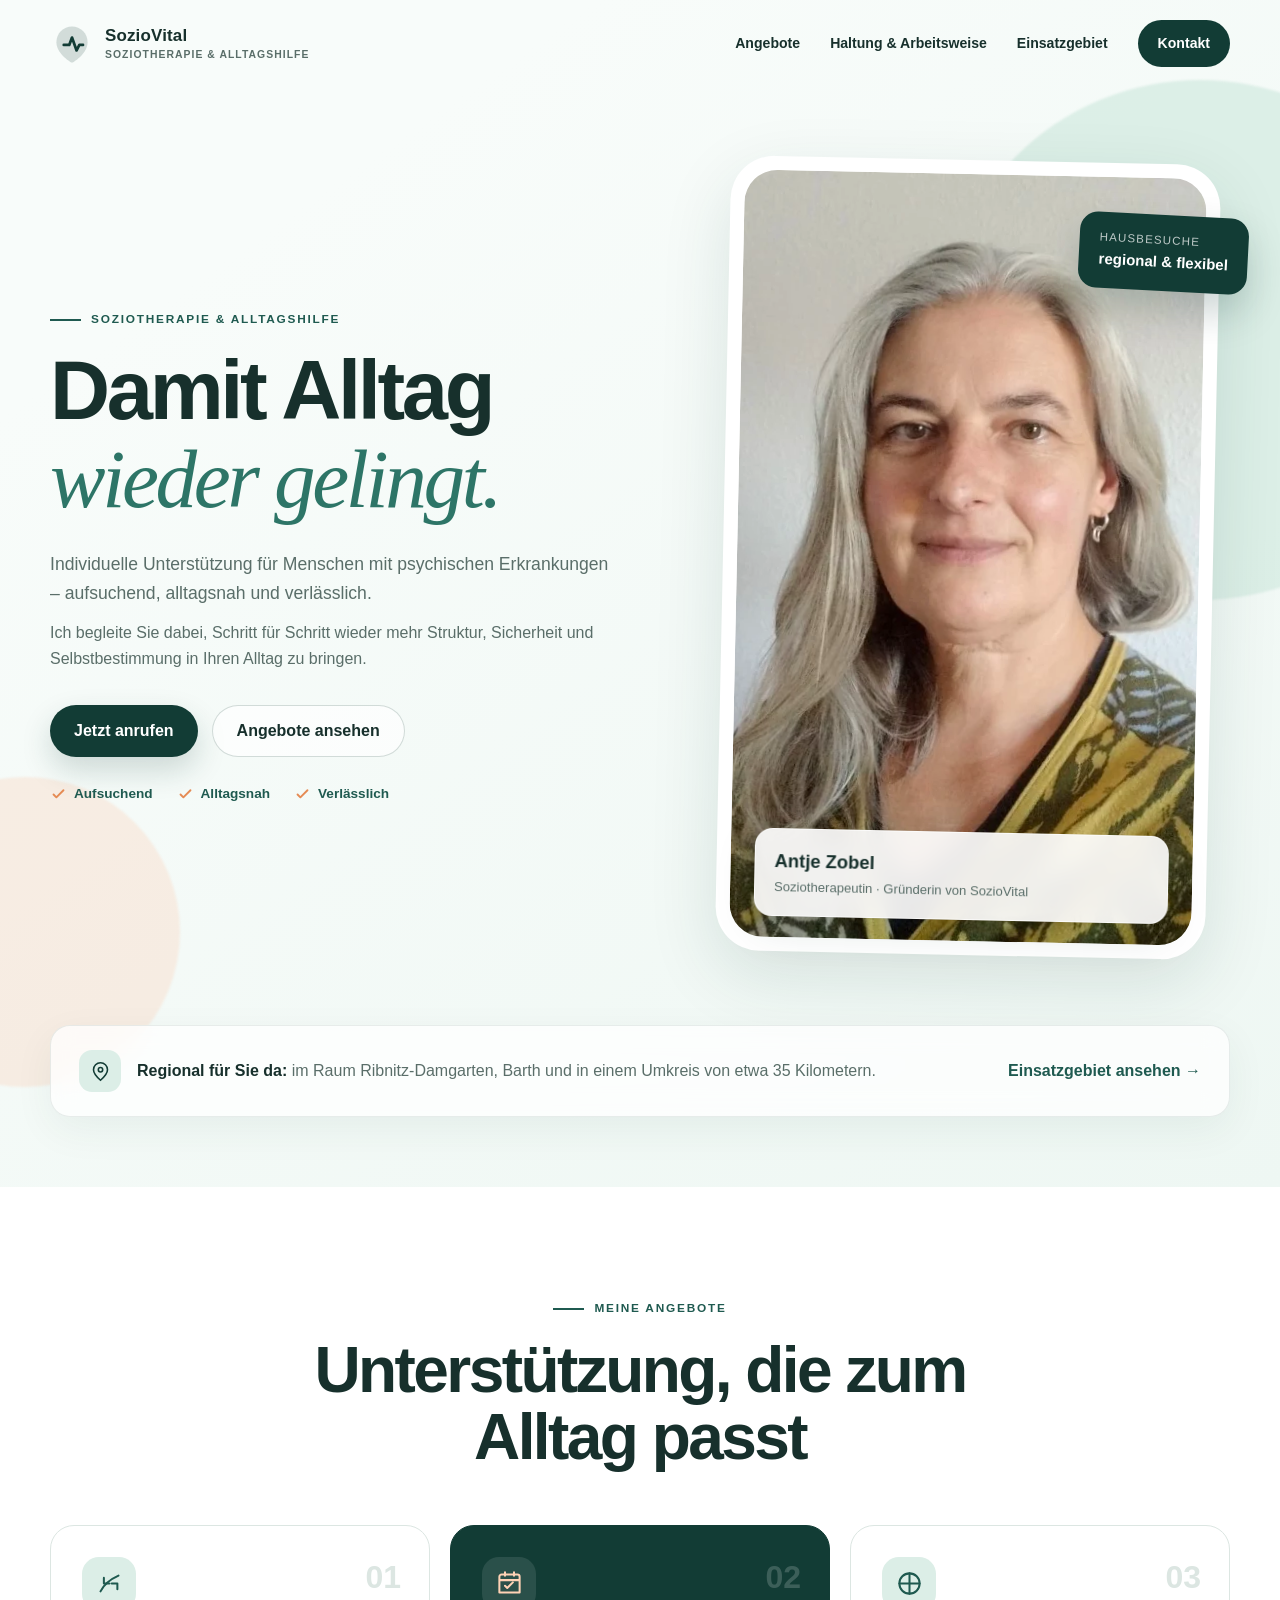
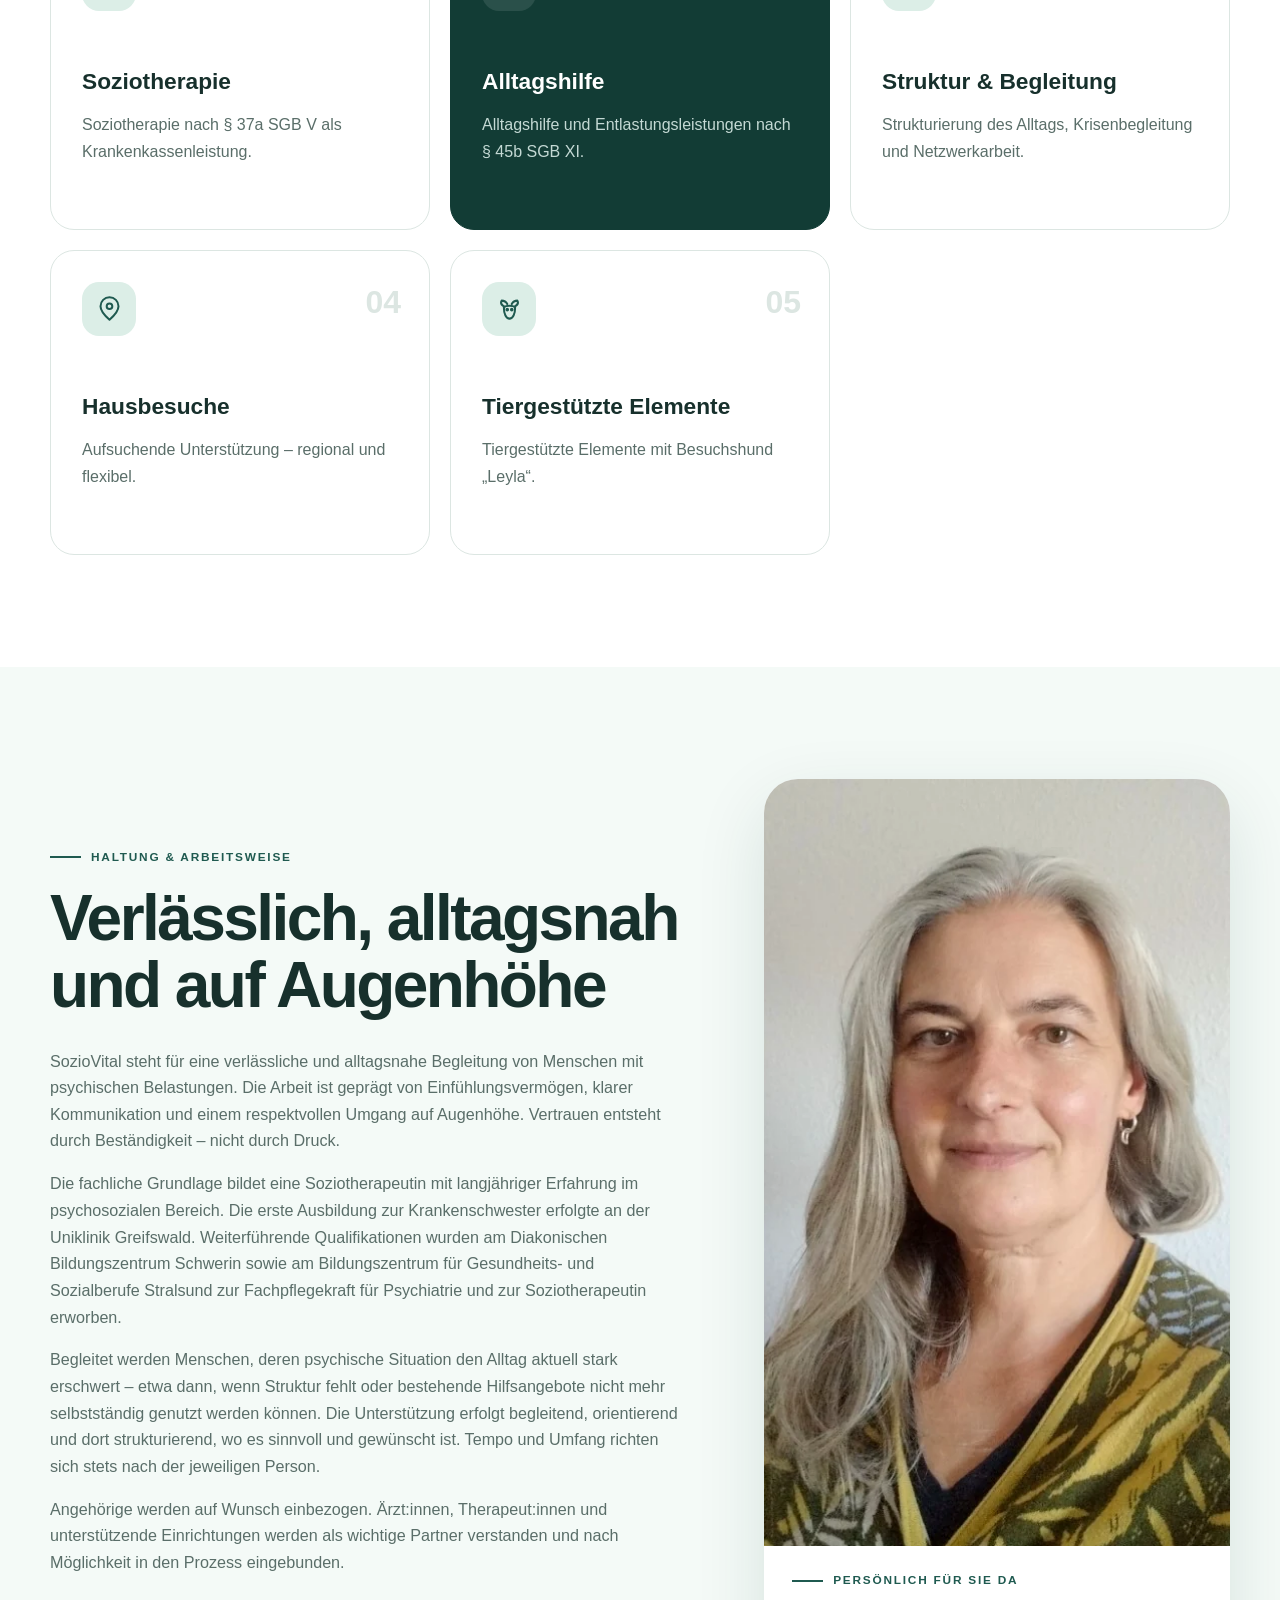
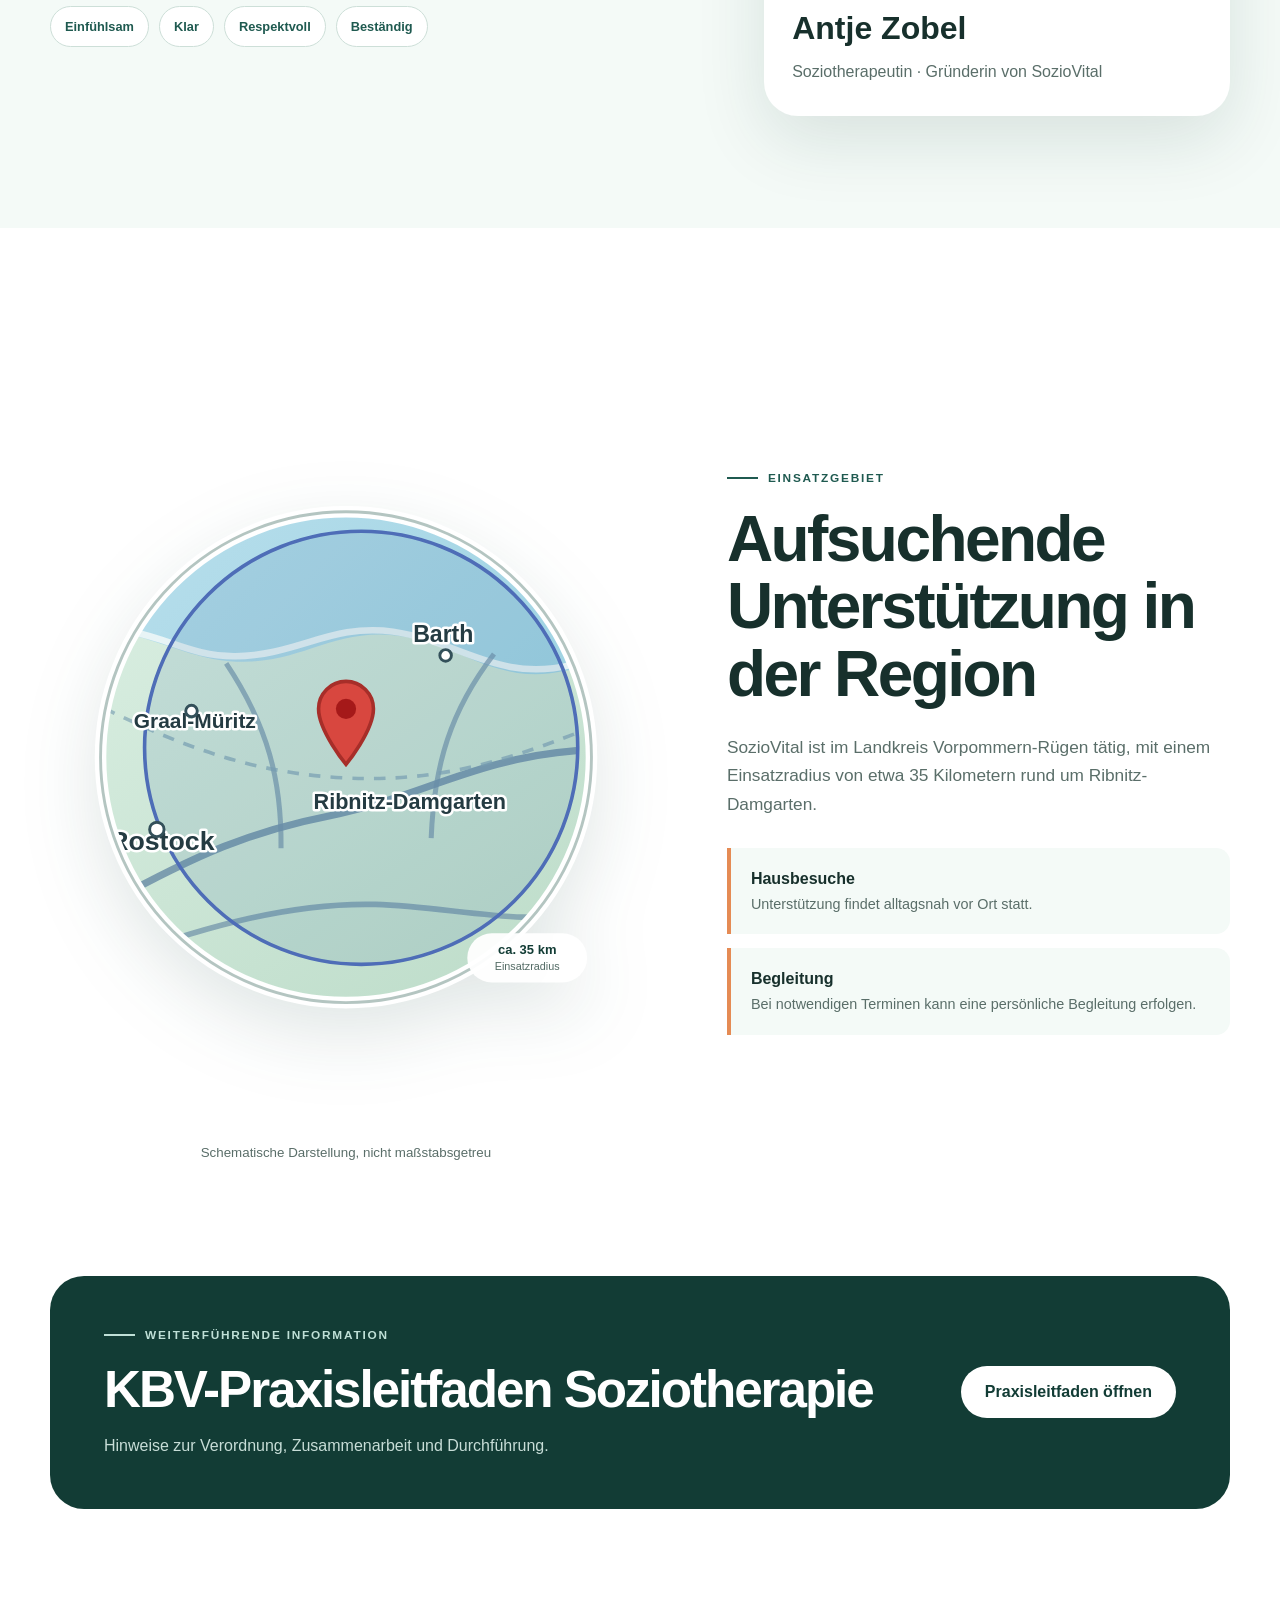
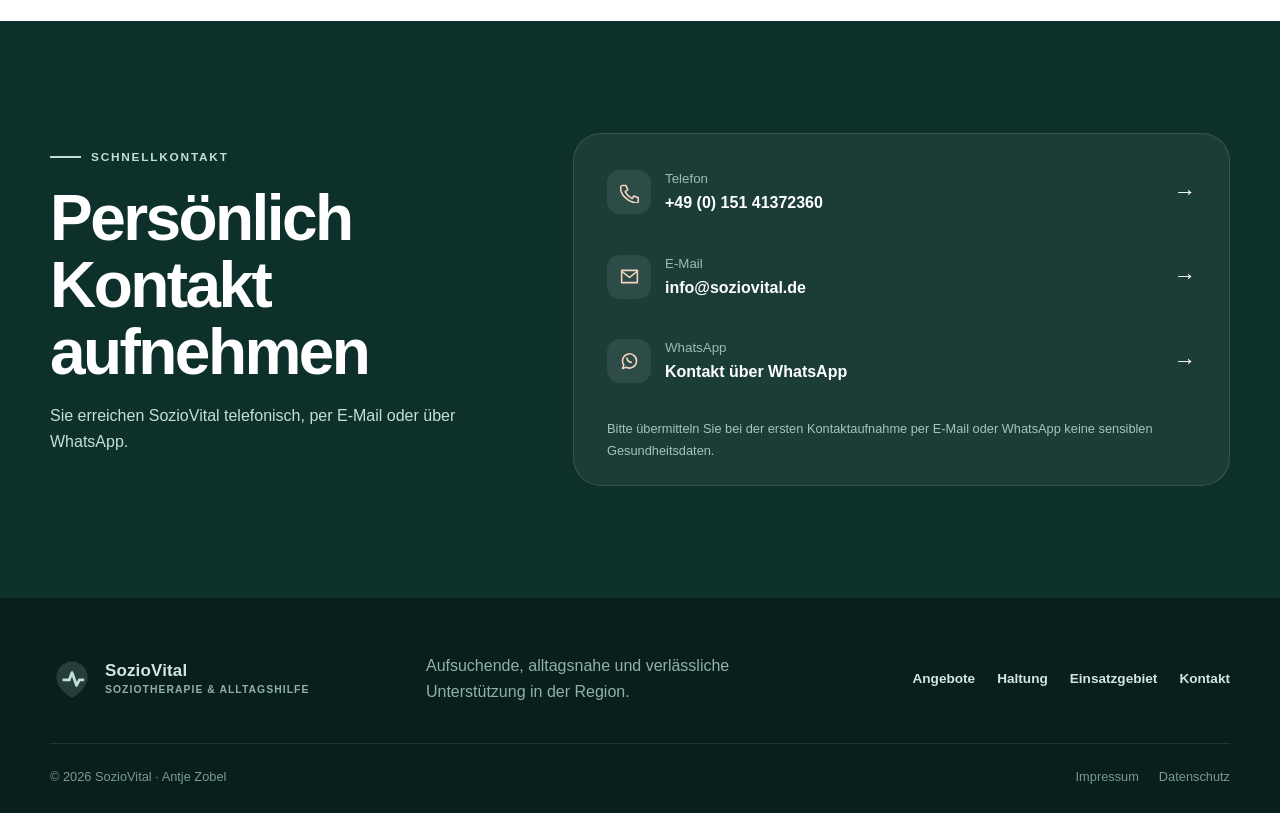
<file: index.html>
<!doctype html>
<html lang="de">
<head>
  <meta charset="utf-8">
  <meta name="viewport" content="width=device-width, initial-scale=1">
  <meta name="description" content="SozioVital bietet Soziotherapie und Alltagshilfe im Raum Ribnitz-Damgarten, Barth und in einem Umkreis von etwa 35 Kilometern.">
  <meta name="robots" content="index,follow,max-image-preview:large">
  <meta name="theme-color" content="#123c35">
  <link rel="canonical" href="https://www.soziovital.de/">
  <meta property="og:locale" content="de_DE">
  <meta property="og:type" content="website">
  <meta property="og:title" content="SozioVital | Soziotherapie & Alltagshilfe">
  <meta property="og:description" content="Aufsuchende, alltagsnahe und verlässliche Unterstützung für Menschen mit psychischen Erkrankungen.">
  <meta property="og:url" content="https://www.soziovital.de/">
  <meta property="og:site_name" content="SozioVital">
  <meta property="og:image" content="https://www.soziovital.de/assets/antje-zobel.webp">
  <title>SozioVital | Soziotherapie & Alltagshilfe</title>
  <script>document.documentElement.classList.add('js')</script>
  <link rel="stylesheet" href="styles.css">
  <script defer src="script.js"></script>
</head>
<body>
  <a class="skip-link" href="#main">Zum Inhalt springen</a>
  <header class="site-header" data-header>
    <div class="container header-inner">
      <a class="brand" href="#start" aria-label="SozioVital Startseite">
        <span class="brand-mark" aria-hidden="true">
          <svg viewBox="0 0 48 48"><path d="M24 5C14.6 5 7 12.6 7 22c0 12 13.6 20.5 16.3 22.1.4.2 1 .2 1.4 0C27.4 42.5 41 34 41 22 41 12.6 33.4 5 24 5Z" fill="currentColor" opacity=".16"/><path d="M15 25h6l3-8 5 14 3-6h4" fill="none" stroke="currentColor" stroke-width="3" stroke-linecap="round" stroke-linejoin="round"/></svg>
        </span>
        <span class="brand-copy"><strong>SozioVital</strong><small>Soziotherapie & Alltagshilfe</small></span>
      </a>
      <button class="nav-toggle" type="button" aria-expanded="false" aria-controls="main-nav" data-nav-toggle>
        <span class="sr-only">Menü öffnen</span><span></span><span></span><span></span>
      </button>
      <nav id="main-nav" class="main-nav" aria-label="Hauptnavigation" data-nav>
        <a href="#angebote">Angebote</a>
        <a href="#haltung">Haltung & Arbeitsweise</a>
        <a href="#einsatzgebiet">Einsatzgebiet</a>
        <a class="nav-cta" href="#kontakt">Kontakt</a>
      </nav>
    </div>
  </header>
  <main id="main">
    <section class="hero" id="start">
      <div class="hero-orb hero-orb-one" aria-hidden="true"></div>
      <div class="hero-orb hero-orb-two" aria-hidden="true"></div>
      <div class="container hero-grid">
        <div class="hero-copy reveal">
          <p class="eyebrow"><span></span> Soziotherapie & Alltagshilfe</p>
          <h1>Damit Alltag<br><em>wieder gelingt.</em></h1>
          <p class="hero-text">Individuelle Unterstützung für Menschen mit psychischen Erkrankungen – aufsuchend, alltagsnah und verlässlich.</p>
          <p class="hero-text secondary-text">Ich begleite Sie dabei, Schritt für Schritt wieder mehr Struktur, Sicherheit und Selbstbestimmung in Ihren Alltag zu bringen.</p>
          <div class="hero-actions">
            <a class="button button-primary" href="tel:+4915141372360">Jetzt anrufen</a>
            <a class="button button-secondary" href="#angebote">Angebote ansehen</a>
          </div>
          <ul class="trust-list" aria-label="Arbeitsweise">
            <li><svg viewBox="0 0 24 24" aria-hidden="true"><path d="m5 12 4 4 10-10"/></svg>Aufsuchend</li>
            <li><svg viewBox="0 0 24 24" aria-hidden="true"><path d="m5 12 4 4 10-10"/></svg>Alltagsnah</li>
            <li><svg viewBox="0 0 24 24" aria-hidden="true"><path d="m5 12 4 4 10-10"/></svg>Verlässlich</li>
          </ul>
        </div>
        <div class="hero-portrait reveal">
          <div class="portrait-frame">
            <img src="assets/antje-zobel.webp" width="600" height="767" alt="Porträt von Antje Zobel" fetchpriority="high">
            <div class="portrait-label"><strong>Antje Zobel</strong><span>Soziotherapeutin · Gründerin von SozioVital</span></div>
          </div>
          <div class="portrait-badge"><span>Hausbesuche</span><strong>regional & flexibel</strong></div>
        </div>
      </div>
      <div class="container hero-info-bar reveal">
        <div>
          <span class="info-icon" aria-hidden="true"><svg viewBox="0 0 24 24"><path d="M20 10c0 5-8 12-8 12S4 15 4 10a8 8 0 1 1 16 0Z"/><circle cx="12" cy="10" r="2.5"/></svg></span>
          <p><strong>Regional für Sie da:</strong> im Raum Ribnitz-Damgarten, Barth und in einem Umkreis von etwa 35 Kilometern.</p>
        </div>
        <a href="#einsatzgebiet">Einsatzgebiet ansehen <span aria-hidden="true">→</span></a>
      </div>
    </section>
    <section class="section" id="angebote">
      <div class="container">
        <div class="section-heading centered reveal">
          <p class="eyebrow"><span></span> Meine Angebote</p>
          <h2>Unterstützung, die zum Alltag passt</h2>
        </div>
        <div class="service-grid service-grid-five">
          <article class="service-card reveal"><div class="service-number">01</div><span class="service-icon"><svg viewBox="0 0 24 24" aria-hidden="true"><path d="M4 19c3-6 7-10 16-14"/><path d="M7 7v5h5M14 12h5v5"/></svg></span><h3>Soziotherapie</h3><p>Soziotherapie nach § 37a SGB V als Krankenkassenleistung.</p></article>
          <article class="service-card featured reveal"><div class="service-number">02</div><span class="service-icon"><svg viewBox="0 0 24 24" aria-hidden="true"><path d="M8 2v3M16 2v3M3.5 9h17M5 4h14a2 2 0 0 1 2 2v14H3V6a2 2 0 0 1 2-2Z"/><path d="m8 14 2 2 5-5"/></svg></span><h3>Alltagshilfe</h3><p>Alltagshilfe und Entlastungsleistungen nach § 45b SGB XI.</p></article>
          <article class="service-card reveal"><div class="service-number">03</div><span class="service-icon"><svg viewBox="0 0 24 24" aria-hidden="true"><path d="M12 3v18M3 12h18"/><circle cx="12" cy="12" r="9"/></svg></span><h3>Struktur & Begleitung</h3><p>Strukturierung des Alltags, Krisenbegleitung und Netzwerkarbeit.</p></article>
          <article class="service-card reveal"><div class="service-number">04</div><span class="service-icon"><svg viewBox="0 0 24 24" aria-hidden="true"><path d="M20 10c0 5-8 12-8 12S4 15 4 10a8 8 0 1 1 16 0Z"/><circle cx="12" cy="10" r="2.5"/></svg></span><h3>Hausbesuche</h3><p>Aufsuchende Unterstützung – regional und flexibel.</p></article>
          <article class="service-card reveal"><div class="service-number">05</div><span class="service-icon"><svg viewBox="0 0 24 24" aria-hidden="true"><path d="M7 10c-2-1-3-3-2-5 2 0 4 1 5 3M17 10c2-1 3-3 2-5-2 0-4 1-5 3"/><path d="M7 11c0 6 2 10 5 10s5-4 5-10c-2-2-8-2-10 0Z"/><circle cx="10" cy="13" r=".7" fill="currentColor"/><circle cx="14" cy="13" r=".7" fill="currentColor"/></svg></span><h3>Tiergestützte Elemente</h3><p>Tiergestützte Elemente mit Besuchshund „Leyla“.</p></article>
        </div>
      </div>
    </section>
    <section class="section muted-section" id="haltung">
      <div class="container about-grid">
        <div class="about-copy reveal">
          <p class="eyebrow"><span></span> Haltung & Arbeitsweise</p>
          <h2>Verlässlich, alltagsnah und auf Augenhöhe</h2>
          <p>SozioVital steht für eine verlässliche und alltagsnahe Begleitung von Menschen mit psychischen Belastungen. Die Arbeit ist geprägt von Einfühlungsvermögen, klarer Kommunikation und einem respektvollen Umgang auf Augenhöhe. Vertrauen entsteht durch Beständigkeit – nicht durch Druck.</p>
          <p>Die fachliche Grundlage bildet eine Soziotherapeutin mit langjähriger Erfahrung im psychosozialen Bereich. Die erste Ausbildung zur Krankenschwester erfolgte an der Uniklinik Greifswald. Weiterführende Qualifikationen wurden am Diakonischen Bildungszentrum Schwerin sowie am Bildungszentrum für Gesundheits- und Sozialberufe Stralsund zur Fachpflegekraft für Psychiatrie und zur Soziotherapeutin erworben.</p>
          <p>Begleitet werden Menschen, deren psychische Situation den Alltag aktuell stark erschwert – etwa dann, wenn Struktur fehlt oder bestehende Hilfsangebote nicht mehr selbstständig genutzt werden können. Die Unterstützung erfolgt begleitend, orientierend und dort strukturierend, wo es sinnvoll und gewünscht ist. Tempo und Umfang richten sich stets nach der jeweiligen Person.</p>
          <p>Angehörige werden auf Wunsch einbezogen. Ärzt:innen, Therapeut:innen und unterstützende Einrichtungen werden als wichtige Partner verstanden und nach Möglichkeit in den Prozess eingebunden.</p>
          <div class="about-values"><span>Einfühlsam</span><span>Klar</span><span>Respektvoll</span><span>Beständig</span></div>
        </div>
        <aside class="profile-card reveal" aria-label="Kurzprofil von Antje Zobel">
          <img src="assets/antje-zobel.webp" width="600" height="767" alt="Antje Zobel">
          <div><p class="eyebrow"><span></span> Persönlich für Sie da</p><h3>Antje Zobel</h3><p>Soziotherapeutin · Gründerin von SozioVital</p></div>
        </aside>
      </div>
    </section>
    <section class="section region-section" id="einsatzgebiet">
      <div class="container region-grid">
        <div class="region-visual reveal">
          <img src="assets/einsatzgebiet.svg" width="820" height="820" alt="Schematische Karte des Einsatzgebiets rund um Ribnitz-Damgarten">
          <small>Schematische Darstellung, nicht maßstabsgetreu</small>
        </div>
        <div class="region-copy reveal">
          <p class="eyebrow"><span></span> Einsatzgebiet</p>
          <h2>Aufsuchende Unterstützung in der Region</h2>
          <p>SozioVital ist im Landkreis Vorpommern-Rügen tätig, mit einem Einsatzradius von etwa 35 Kilometern rund um Ribnitz-Damgarten.</p>
          <div class="region-points">
            <div><strong>Hausbesuche</strong><span>Unterstützung findet alltagsnah vor Ort statt.</span></div>
            <div><strong>Begleitung</strong><span>Bei notwendigen Terminen kann eine persönliche Begleitung erfolgen.</span></div>
          </div>
        </div>
      </div>
    </section>
    <section class="guide-section">
      <div class="container guide-card reveal">
        <div><p class="eyebrow light"><span></span> Weiterführende Information</p><h2>KBV-Praxisleitfaden Soziotherapie</h2><p>Hinweise zur Verordnung, Zusammenarbeit und Durchführung.</p></div>
        <a class="button button-light" href="https://www.kbv.de/838223" target="_blank" rel="noopener noreferrer">Praxisleitfaden öffnen</a>
      </div>
    </section>
    <section class="contact-section" id="kontakt">
      <div class="container contact-grid">
        <div class="contact-copy reveal">
          <p class="eyebrow light"><span></span> Schnellkontakt</p>
          <h2>Persönlich Kontakt aufnehmen</h2>
          <p>Sie erreichen SozioVital telefonisch, per E-Mail oder über WhatsApp.</p>
        </div>
        <div class="contact-card reveal">
          <a class="contact-row" href="tel:+4915141372360"><span class="contact-icon"><svg viewBox="0 0 24 24" aria-hidden="true"><path d="M4 4h4l2 5-3 2c2 4 4 6 8 8l2-3 5 2v4c0 1-1 2-2 2C10 23 1 14 2 6c0-1 1-2 2-2Z"/></svg></span><span><small>Telefon</small><strong>+49 (0) 151 41372360</strong></span><span aria-hidden="true">→</span></a>
          <a class="contact-row" href="mailto:info@soziovital.de"><span class="contact-icon"><svg viewBox="0 0 24 24" aria-hidden="true"><path d="M3 5h18v14H3Z"/><path d="m3 6 9 7 9-7"/></svg></span><span><small>E-Mail</small><strong>info@soziovital.de</strong></span><span aria-hidden="true">→</span></a>
          <a class="contact-row" href="https://wa.me/4915141372360" target="_blank" rel="noopener noreferrer"><span class="contact-icon"><svg viewBox="0 0 24 24" aria-hidden="true"><path d="M20 11.5a8 8 0 0 1-11.8 7L4 20l1.5-4.1A8 8 0 1 1 20 11.5Z"/><path d="M9 8c.5 3 2 4.5 5 5"/></svg></span><span><small>WhatsApp</small><strong>Kontakt über WhatsApp</strong></span><span aria-hidden="true">→</span></a>
          <p class="privacy-hint">Bitte übermitteln Sie bei der ersten Kontaktaufnahme per E-Mail oder WhatsApp keine sensiblen Gesundheitsdaten.</p>
        </div>
      </div>
    </section>
  </main>
  <footer class="site-footer">
    <div class="container footer-top">
      <a class="brand footer-brand" href="#start"><span class="brand-mark" aria-hidden="true"><svg viewBox="0 0 48 48"><path d="M24 5C14.6 5 7 12.6 7 22c0 12 13.6 20.5 16.3 22.1.4.2 1 .2 1.4 0C27.4 42.5 41 34 41 22 41 12.6 33.4 5 24 5Z" fill="currentColor" opacity=".16"/><path d="M15 25h6l3-8 5 14 3-6h4" fill="none" stroke="currentColor" stroke-width="3" stroke-linecap="round" stroke-linejoin="round"/></svg></span><span class="brand-copy"><strong>SozioVital</strong><small>Soziotherapie & Alltagshilfe</small></span></a>
      <p>Aufsuchende, alltagsnahe und verlässliche Unterstützung in der Region.</p>
      <nav aria-label="Fußnavigation"><a href="#angebote">Angebote</a><a href="#haltung">Haltung</a><a href="#einsatzgebiet">Einsatzgebiet</a><a href="#kontakt">Kontakt</a></nav>
    </div>
    <div class="container footer-bottom"><p>© <span data-year></span> SozioVital · Antje Zobel</p><div><a href="impressum.html">Impressum</a><a href="datenschutz.html">Datenschutz</a></div></div>
  </footer>
</body>
</html>
</file>
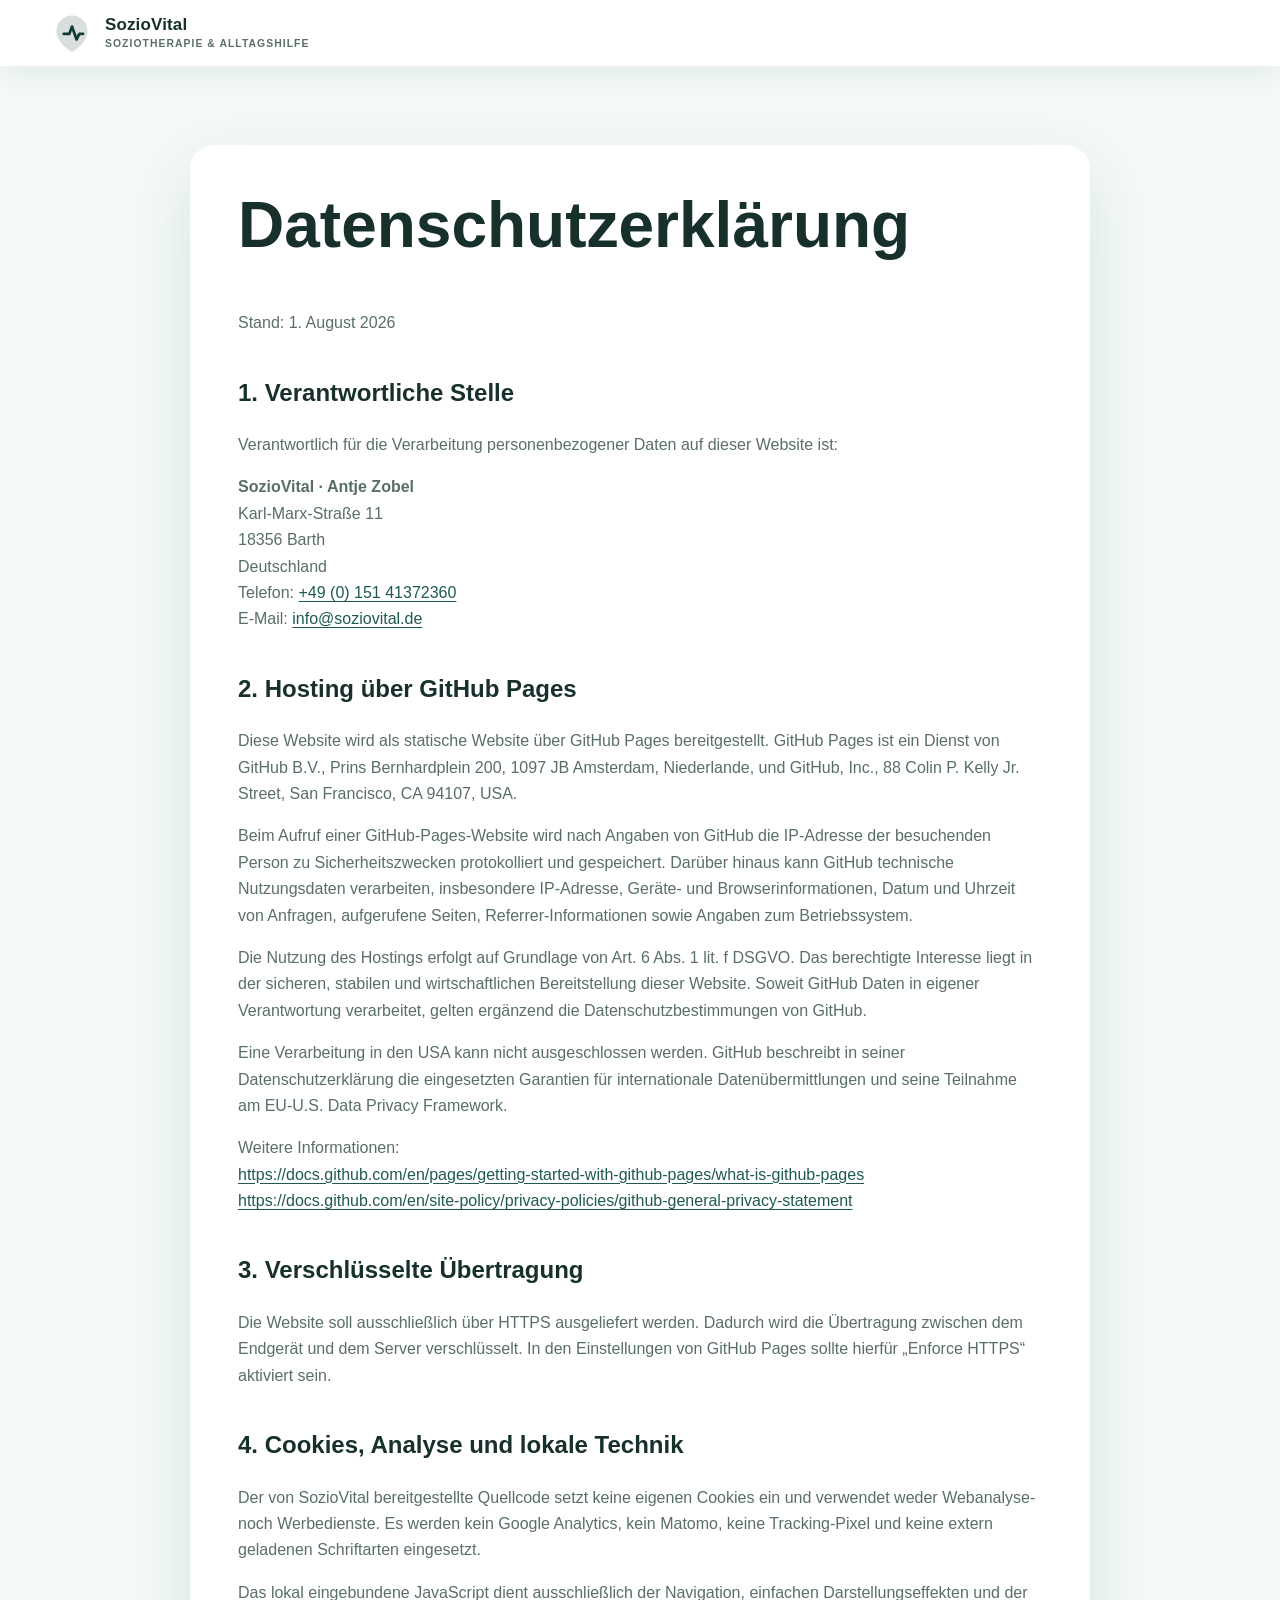
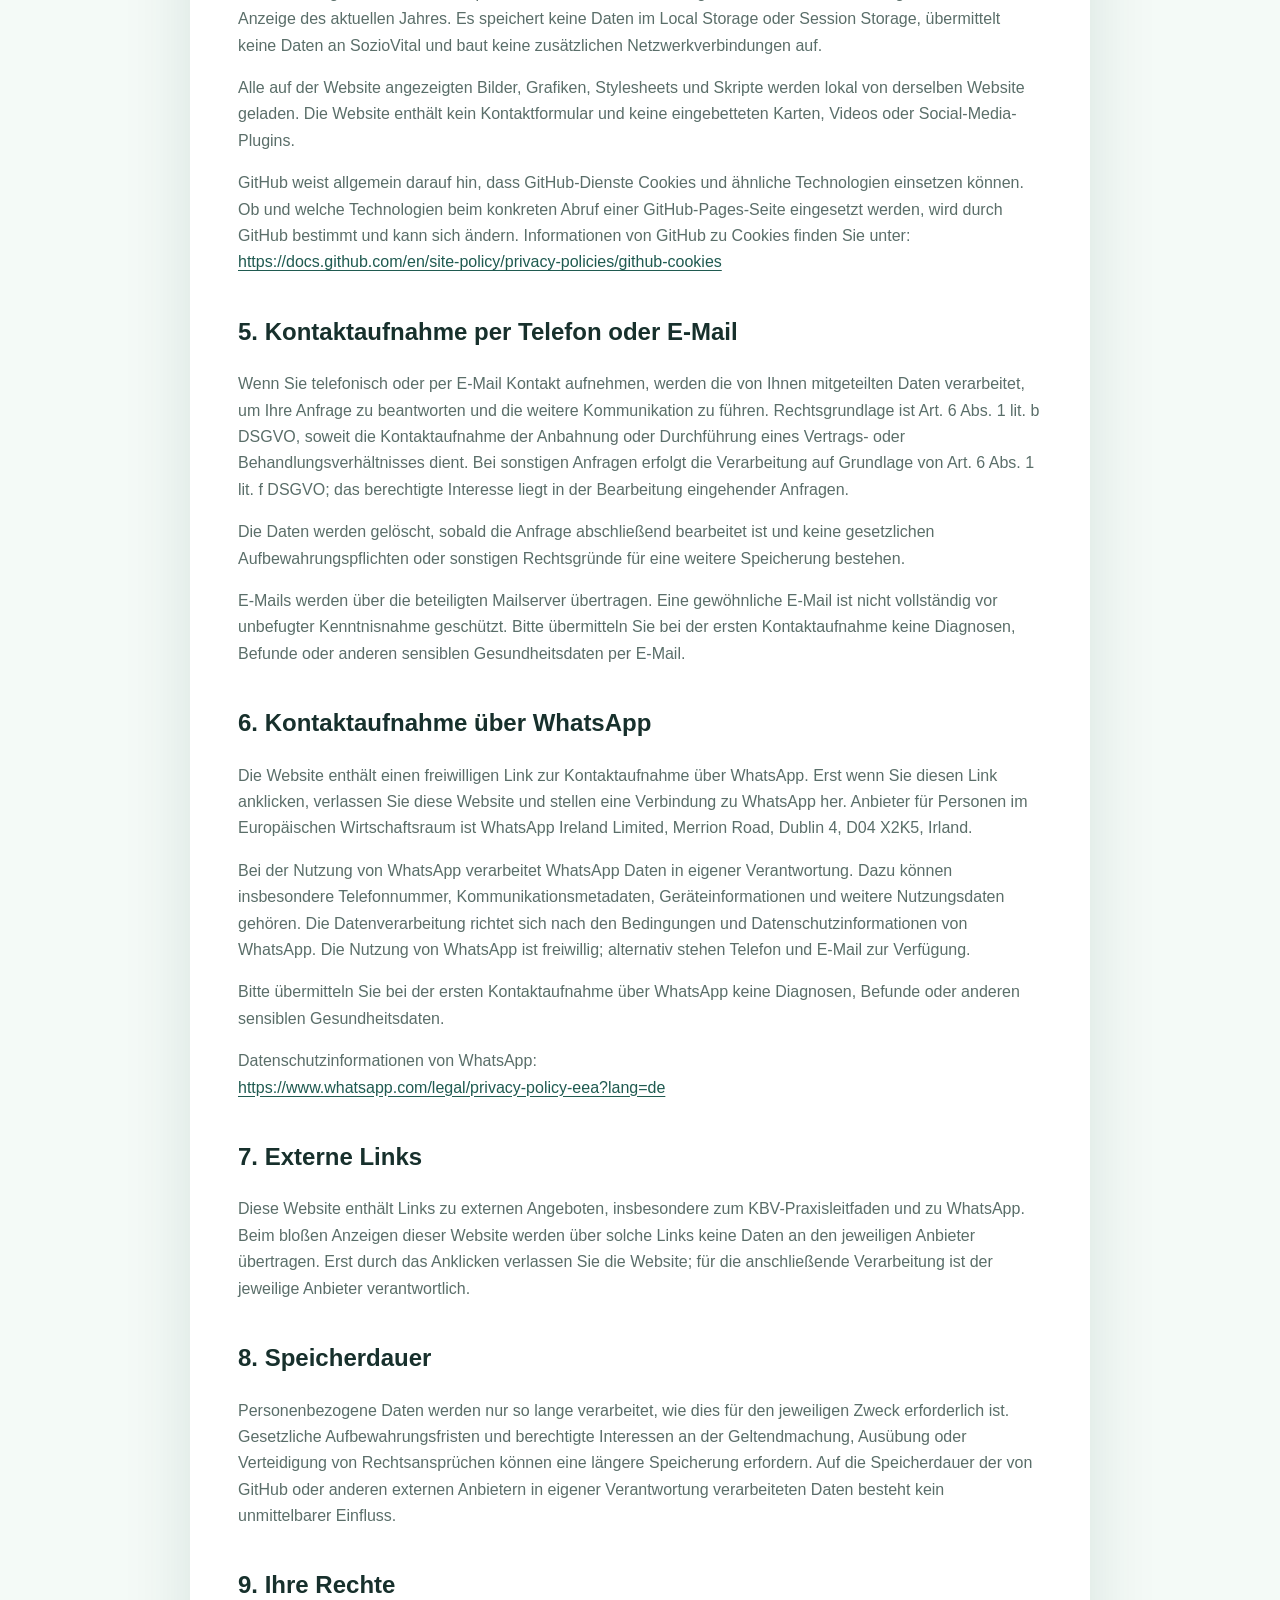
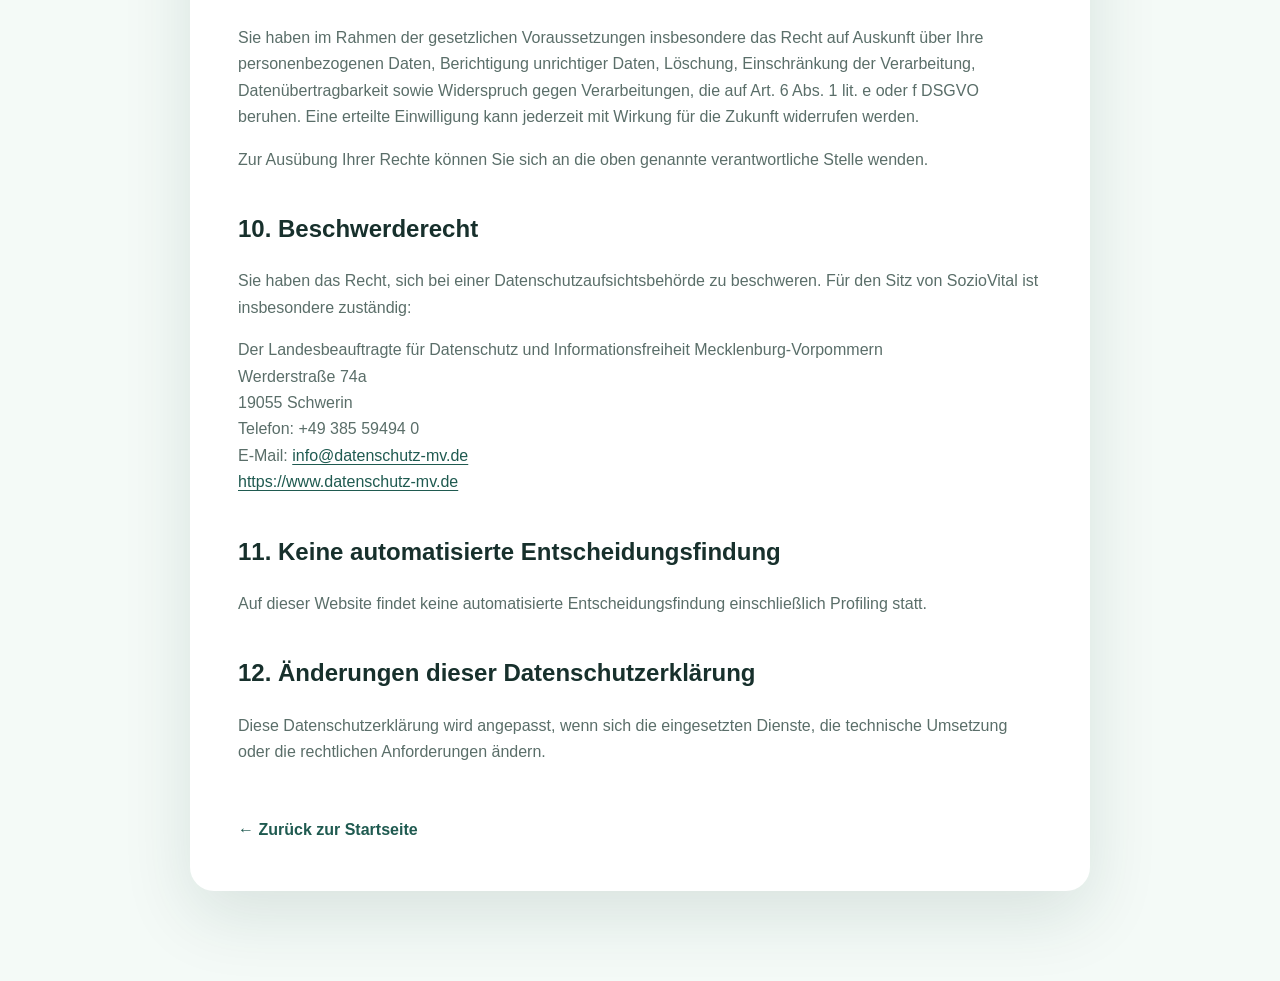
<file: datenschutz.html>
<!doctype html>
<html lang="de">
<head>
  <meta charset="utf-8">
  <meta name="viewport" content="width=device-width, initial-scale=1">
  <meta name="description" content="Datenschutzhinweise für die Website von SozioVital.">
  <meta name="robots" content="noindex,follow">
  <link rel="canonical" href="https://www.soziovital.de/datenschutz.html">
  <title>Datenschutz | SozioVital</title>
  <link rel="stylesheet" href="styles.css">
</head>
<body>
  <header class="site-header scrolled"><div class="container header-inner"><a class="brand" href="index.html"><span class="brand-mark" aria-hidden="true"><svg viewBox="0 0 48 48"><path d="M24 5C14.6 5 7 12.6 7 22c0 12 13.6 20.5 16.3 22.1.4.2 1 .2 1.4 0C27.4 42.5 41 34 41 22 41 12.6 33.4 5 24 5Z" fill="currentColor" opacity=".16"/><path d="M15 25h6l3-8 5 14 3-6h4" fill="none" stroke="currentColor" stroke-width="3" stroke-linecap="round" stroke-linejoin="round"/></svg></span><span class="brand-copy"><strong>SozioVital</strong><small>Soziotherapie & Alltagshilfe</small></span></a></div></header>
  <main class="legal-page"><div class="container"><article class="legal-card">
    <h1>Datenschutzerklärung</h1>
    <p>Stand: 1. August 2026</p>
    <h2>1. Verantwortliche Stelle</h2>
    <p>Verantwortlich für die Verarbeitung personenbezogener Daten auf dieser Website ist:</p>
    <p><strong>SozioVital · Antje Zobel</strong><br>Karl-Marx-Straße 11<br>18356 Barth<br>Deutschland<br>Telefon: <a href="tel:+4915141372360">+49 (0) 151 41372360</a><br>E-Mail: <a href="mailto:info@soziovital.de">info@soziovital.de</a></p>
    <h2>2. Hosting über GitHub Pages</h2>
    <p>Diese Website wird als statische Website über GitHub Pages bereitgestellt. GitHub Pages ist ein Dienst von GitHub B.V., Prins Bernhardplein 200, 1097 JB Amsterdam, Niederlande, und GitHub, Inc., 88 Colin P. Kelly Jr. Street, San Francisco, CA 94107, USA.</p>
    <p>Beim Aufruf einer GitHub-Pages-Website wird nach Angaben von GitHub die IP-Adresse der besuchenden Person zu Sicherheitszwecken protokolliert und gespeichert. Darüber hinaus kann GitHub technische Nutzungsdaten verarbeiten, insbesondere IP-Adresse, Geräte- und Browserinformationen, Datum und Uhrzeit von Anfragen, aufgerufene Seiten, Referrer-Informationen sowie Angaben zum Betriebssystem.</p>
    <p>Die Nutzung des Hostings erfolgt auf Grundlage von Art. 6 Abs. 1 lit. f DSGVO. Das berechtigte Interesse liegt in der sicheren, stabilen und wirtschaftlichen Bereitstellung dieser Website. Soweit GitHub Daten in eigener Verantwortung verarbeitet, gelten ergänzend die Datenschutzbestimmungen von GitHub.</p>
    <p>Eine Verarbeitung in den USA kann nicht ausgeschlossen werden. GitHub beschreibt in seiner Datenschutzerklärung die eingesetzten Garantien für internationale Datenübermittlungen und seine Teilnahme am EU-U.S. Data Privacy Framework.</p>
    <p>Weitere Informationen:<br><a href="https://docs.github.com/en/pages/getting-started-with-github-pages/what-is-github-pages" target="_blank" rel="noopener noreferrer">https://docs.github.com/en/pages/getting-started-with-github-pages/what-is-github-pages</a><br><a href="https://docs.github.com/en/site-policy/privacy-policies/github-general-privacy-statement" target="_blank" rel="noopener noreferrer">https://docs.github.com/en/site-policy/privacy-policies/github-general-privacy-statement</a></p>
    <h2>3. Verschlüsselte Übertragung</h2>
    <p>Die Website soll ausschließlich über HTTPS ausgeliefert werden. Dadurch wird die Übertragung zwischen dem Endgerät und dem Server verschlüsselt. In den Einstellungen von GitHub Pages sollte hierfür „Enforce HTTPS“ aktiviert sein.</p>
    <h2>4. Cookies, Analyse und lokale Technik</h2>
    <p>Der von SozioVital bereitgestellte Quellcode setzt keine eigenen Cookies ein und verwendet weder Webanalyse- noch Werbedienste. Es werden kein Google Analytics, kein Matomo, keine Tracking-Pixel und keine extern geladenen Schriftarten eingesetzt.</p>
    <p>Das lokal eingebundene JavaScript dient ausschließlich der Navigation, einfachen Darstellungseffekten und der Anzeige des aktuellen Jahres. Es speichert keine Daten im Local Storage oder Session Storage, übermittelt keine Daten an SozioVital und baut keine zusätzlichen Netzwerkverbindungen auf.</p>
    <p>Alle auf der Website angezeigten Bilder, Grafiken, Stylesheets und Skripte werden lokal von derselben Website geladen. Die Website enthält kein Kontaktformular und keine eingebetteten Karten, Videos oder Social-Media-Plugins.</p>
    <p>GitHub weist allgemein darauf hin, dass GitHub-Dienste Cookies und ähnliche Technologien einsetzen können. Ob und welche Technologien beim konkreten Abruf einer GitHub-Pages-Seite eingesetzt werden, wird durch GitHub bestimmt und kann sich ändern. Informationen von GitHub zu Cookies finden Sie unter:<br><a href="https://docs.github.com/en/site-policy/privacy-policies/github-cookies" target="_blank" rel="noopener noreferrer">https://docs.github.com/en/site-policy/privacy-policies/github-cookies</a></p>
    <h2>5. Kontaktaufnahme per Telefon oder E-Mail</h2>
    <p>Wenn Sie telefonisch oder per E-Mail Kontakt aufnehmen, werden die von Ihnen mitgeteilten Daten verarbeitet, um Ihre Anfrage zu beantworten und die weitere Kommunikation zu führen. Rechtsgrundlage ist Art. 6 Abs. 1 lit. b DSGVO, soweit die Kontaktaufnahme der Anbahnung oder Durchführung eines Vertrags- oder Behandlungsverhältnisses dient. Bei sonstigen Anfragen erfolgt die Verarbeitung auf Grundlage von Art. 6 Abs. 1 lit. f DSGVO; das berechtigte Interesse liegt in der Bearbeitung eingehender Anfragen.</p>
    <p>Die Daten werden gelöscht, sobald die Anfrage abschließend bearbeitet ist und keine gesetzlichen Aufbewahrungspflichten oder sonstigen Rechtsgründe für eine weitere Speicherung bestehen.</p>
    <p>E-Mails werden über die beteiligten Mailserver übertragen. Eine gewöhnliche E-Mail ist nicht vollständig vor unbefugter Kenntnisnahme geschützt. Bitte übermitteln Sie bei der ersten Kontaktaufnahme keine Diagnosen, Befunde oder anderen sensiblen Gesundheitsdaten per E-Mail.</p>
    <h2>6. Kontaktaufnahme über WhatsApp</h2>
    <p>Die Website enthält einen freiwilligen Link zur Kontaktaufnahme über WhatsApp. Erst wenn Sie diesen Link anklicken, verlassen Sie diese Website und stellen eine Verbindung zu WhatsApp her. Anbieter für Personen im Europäischen Wirtschaftsraum ist WhatsApp Ireland Limited, Merrion Road, Dublin 4, D04 X2K5, Irland.</p>
    <p>Bei der Nutzung von WhatsApp verarbeitet WhatsApp Daten in eigener Verantwortung. Dazu können insbesondere Telefonnummer, Kommunikationsmetadaten, Geräteinformationen und weitere Nutzungsdaten gehören. Die Datenverarbeitung richtet sich nach den Bedingungen und Datenschutzinformationen von WhatsApp. Die Nutzung von WhatsApp ist freiwillig; alternativ stehen Telefon und E-Mail zur Verfügung.</p>
    <p>Bitte übermitteln Sie bei der ersten Kontaktaufnahme über WhatsApp keine Diagnosen, Befunde oder anderen sensiblen Gesundheitsdaten.</p>
    <p>Datenschutzinformationen von WhatsApp:<br><a href="https://www.whatsapp.com/legal/privacy-policy-eea?lang=de" target="_blank" rel="noopener noreferrer">https://www.whatsapp.com/legal/privacy-policy-eea?lang=de</a></p>
    <h2>7. Externe Links</h2>
    <p>Diese Website enthält Links zu externen Angeboten, insbesondere zum KBV-Praxisleitfaden und zu WhatsApp. Beim bloßen Anzeigen dieser Website werden über solche Links keine Daten an den jeweiligen Anbieter übertragen. Erst durch das Anklicken verlassen Sie die Website; für die anschließende Verarbeitung ist der jeweilige Anbieter verantwortlich.</p>
    <h2>8. Speicherdauer</h2>
    <p>Personenbezogene Daten werden nur so lange verarbeitet, wie dies für den jeweiligen Zweck erforderlich ist. Gesetzliche Aufbewahrungsfristen und berechtigte Interessen an der Geltendmachung, Ausübung oder Verteidigung von Rechtsansprüchen können eine längere Speicherung erfordern. Auf die Speicherdauer der von GitHub oder anderen externen Anbietern in eigener Verantwortung verarbeiteten Daten besteht kein unmittelbarer Einfluss.</p>
    <h2>9. Ihre Rechte</h2>
    <p>Sie haben im Rahmen der gesetzlichen Voraussetzungen insbesondere das Recht auf Auskunft über Ihre personenbezogenen Daten, Berichtigung unrichtiger Daten, Löschung, Einschränkung der Verarbeitung, Datenübertragbarkeit sowie Widerspruch gegen Verarbeitungen, die auf Art. 6 Abs. 1 lit. e oder f DSGVO beruhen. Eine erteilte Einwilligung kann jederzeit mit Wirkung für die Zukunft widerrufen werden.</p>
    <p>Zur Ausübung Ihrer Rechte können Sie sich an die oben genannte verantwortliche Stelle wenden.</p>
    <h2>10. Beschwerderecht</h2>
    <p>Sie haben das Recht, sich bei einer Datenschutzaufsichtsbehörde zu beschweren. Für den Sitz von SozioVital ist insbesondere zuständig:</p>
    <p>Der Landesbeauftragte für Datenschutz und Informationsfreiheit Mecklenburg-Vorpommern<br>Werderstraße 74a<br>19055 Schwerin<br>Telefon: +49 385 59494 0<br>E-Mail: <a href="mailto:info@datenschutz-mv.de">info@datenschutz-mv.de</a><br><a href="https://www.datenschutz-mv.de" target="_blank" rel="noopener noreferrer">https://www.datenschutz-mv.de</a></p>
    <h2>11. Keine automatisierte Entscheidungsfindung</h2>
    <p>Auf dieser Website findet keine automatisierte Entscheidungsfindung einschließlich Profiling statt.</p>
    <h2>12. Änderungen dieser Datenschutzerklärung</h2>
    <p>Diese Datenschutzerklärung wird angepasst, wenn sich die eingesetzten Dienste, die technische Umsetzung oder die rechtlichen Anforderungen ändern.</p>
    <a class="back-link" href="index.html">← Zurück zur Startseite</a>
  </article></div></main>
</body>
</html>
</file>
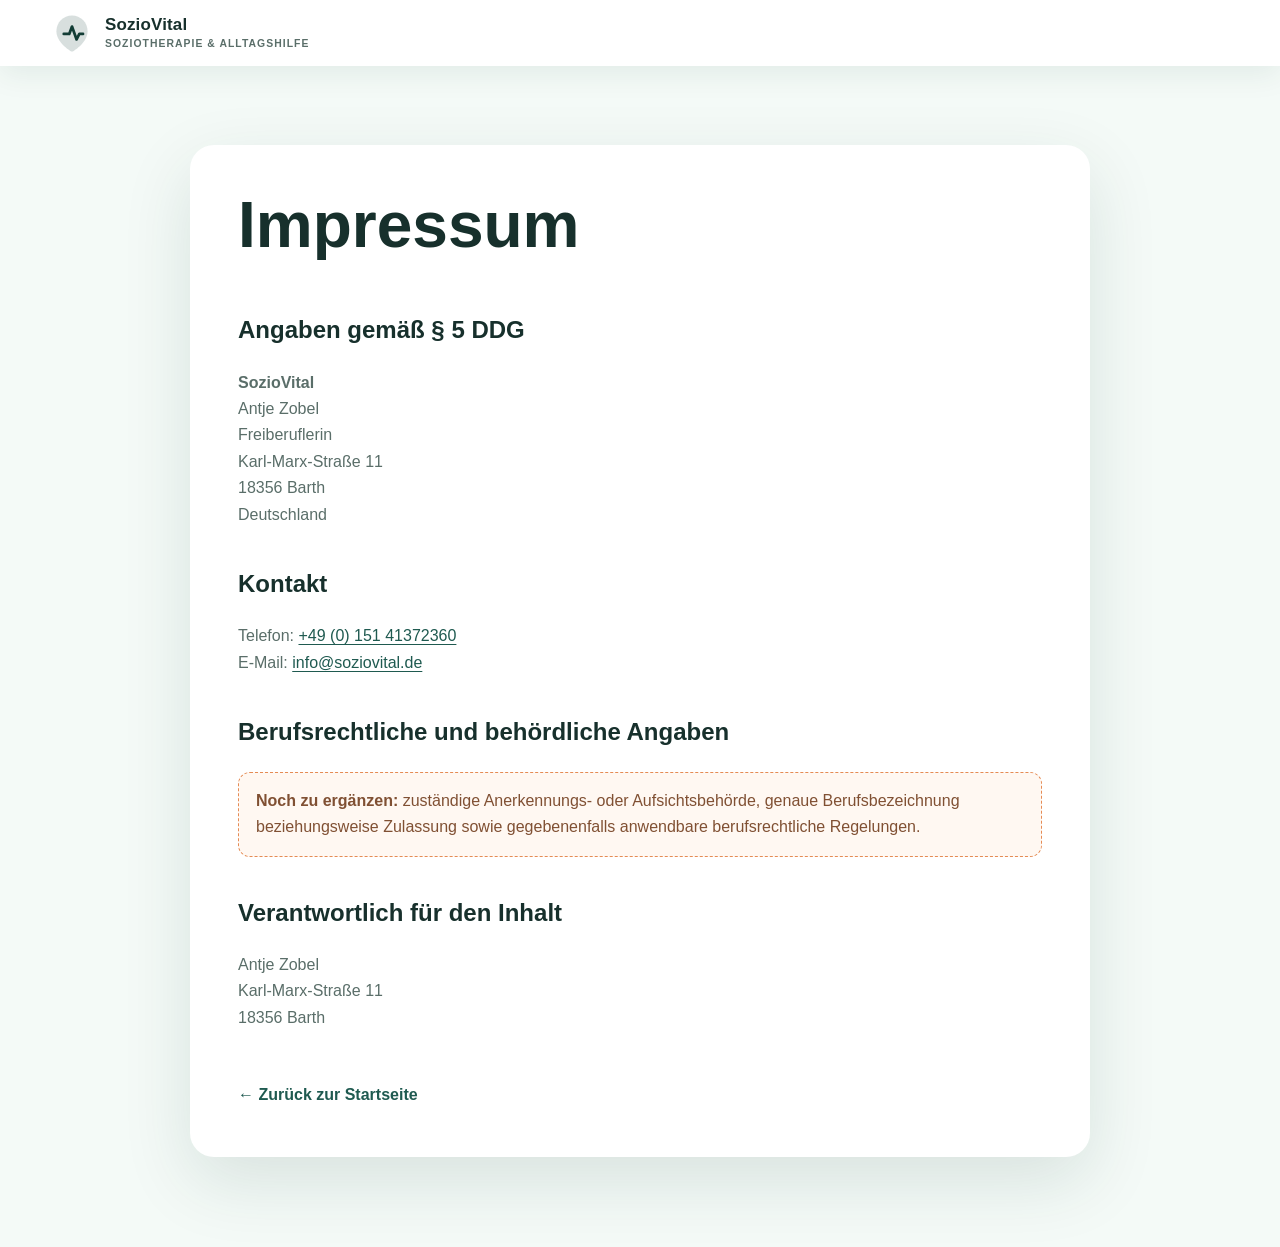
<file: impressum.html>
<!doctype html>
<html lang="de">
<head>
  <meta charset="utf-8">
  <meta name="viewport" content="width=device-width, initial-scale=1">
  <meta name="description" content="Impressum und Anbieterinformationen von SozioVital.">
  <meta name="robots" content="noindex,follow">
  <link rel="canonical" href="https://www.soziovital.de/impressum.html">
  <title>Impressum | SozioVital</title>
  <link rel="stylesheet" href="styles.css">
</head>
<body>
  <header class="site-header scrolled"><div class="container header-inner"><a class="brand" href="index.html"><span class="brand-mark" aria-hidden="true"><svg viewBox="0 0 48 48"><path d="M24 5C14.6 5 7 12.6 7 22c0 12 13.6 20.5 16.3 22.1.4.2 1 .2 1.4 0C27.4 42.5 41 34 41 22 41 12.6 33.4 5 24 5Z" fill="currentColor" opacity=".16"/><path d="M15 25h6l3-8 5 14 3-6h4" fill="none" stroke="currentColor" stroke-width="3" stroke-linecap="round" stroke-linejoin="round"/></svg></span><span class="brand-copy"><strong>SozioVital</strong><small>Soziotherapie & Alltagshilfe</small></span></a></div></header>
  <main class="legal-page"><div class="container"><article class="legal-card">
    <h1>Impressum</h1>
    <h2>Angaben gemäß § 5 DDG</h2>
    <p><strong>SozioVital</strong><br>Antje Zobel<br>Freiberuflerin<br>Karl-Marx-Straße 11<br>18356 Barth<br>Deutschland</p>
    <h2>Kontakt</h2>
    <p>Telefon: <a href="tel:+4915141372360">+49 (0) 151 41372360</a><br>E-Mail: <a href="mailto:info@soziovital.de">info@soziovital.de</a></p>
    <h2>Berufsrechtliche und behördliche Angaben</h2>
    <p class="placeholder"><strong>Noch zu ergänzen:</strong> zuständige Anerkennungs- oder Aufsichtsbehörde, genaue Berufsbezeichnung beziehungsweise Zulassung sowie gegebenenfalls anwendbare berufsrechtliche Regelungen.</p>
    <h2>Verantwortlich für den Inhalt</h2>
    <p>Antje Zobel<br>Karl-Marx-Straße 11<br>18356 Barth</p>
    <a class="back-link" href="index.html">← Zurück zur Startseite</a>
  </article></div></main>
</body>
</html>
</file>
<file: styles.css>
:root{--green:#123c35;--green-2:#1f5a50;--green-3:#2d7567;--mint:#dceee7;--mint-light:#f4faf7;--warm:#e58b54;--warm-light:#f7e5d8;--ink:#17302c;--muted:#5a6e69;--line:#dce6e2;--white:#fff;--shadow:0 24px 70px rgba(18,60,53,.12);--radius-lg:42px;--radius-md:24px;--container:1180px}*{box-sizing:border-box}html{scroll-behavior:smooth}body{margin:0;color:var(--ink);background:#fff;font-family:Inter,ui-sans-serif,-apple-system,BlinkMacSystemFont,"Segoe UI",sans-serif;line-height:1.65;-webkit-font-smoothing:antialiased}img,svg{display:block;max-width:100%}a{color:inherit;text-decoration:none}button{font:inherit}.container{width:min(calc(100% - 40px),var(--container));margin-inline:auto}.skip-link{position:fixed;z-index:999;top:12px;left:12px;padding:10px 14px;color:#fff;background:#000;border-radius:8px;transform:translateY(-150%)}.skip-link:focus{transform:none}.site-header{position:fixed;z-index:50;inset:0 0 auto;padding:20px 0;transition:background .25s,box-shadow .25s,padding .25s}.site-header.scrolled{padding:11px 0;background:rgba(255,255,255,.93);box-shadow:0 8px 30px rgba(18,60,53,.08);backdrop-filter:blur(16px)}.header-inner,.brand,.main-nav,.hero-actions,.trust-list,.visual-topline,.contact-row,.footer-top,.footer-bottom{display:flex;align-items:center}.header-inner{justify-content:space-between}.brand{gap:11px}.brand-mark{width:44px;height:44px;color:var(--green)}.brand-copy{display:flex;flex-direction:column;line-height:1.04}.brand-copy strong{font-size:1.06rem;letter-spacing:.01em}.brand-copy small{margin-top:5px;color:var(--muted);font-size:.65rem;font-weight:700;letter-spacing:.1em;text-transform:uppercase}.main-nav{gap:30px;font-size:.88rem;font-weight:700}.main-nav>a:not(.nav-cta){position:relative}.main-nav>a:not(.nav-cta)::after{content:"";position:absolute;left:0;right:100%;bottom:-7px;height:2px;background:var(--green-3);transition:right .2s}.main-nav>a:hover::after{right:0}.nav-cta{padding:12px 20px;color:#fff;background:var(--green);border-radius:999px}.nav-toggle{display:none;padding:6px;border:0;background:transparent}.nav-toggle span:not(.sr-only){display:block;width:26px;height:2px;margin:5px 0;background:var(--green)}.sr-only{position:absolute;width:1px;height:1px;padding:0;margin:-1px;overflow:hidden;clip:rect(0,0,0,0);white-space:nowrap;border:0}.hero{position:relative;padding:160px 0 70px;background:linear-gradient(145deg,#f8fcfa 20%,#eef7f3 100%);overflow:hidden}.hero-orb{position:absolute;border-radius:50%;filter:blur(1px);pointer-events:none}.hero-orb-one{top:80px;right:-180px;width:520px;height:520px;background:rgba(211,234,225,.72)}.hero-orb-two{bottom:100px;left:-130px;width:310px;height:310px;background:rgba(247,229,216,.65)}.hero-grid{position:relative;display:grid;grid-template-columns:1.04fr .96fr;gap:90px;align-items:center}.eyebrow{display:flex;align-items:center;gap:10px;margin:0 0 18px;color:var(--green-2);font-size:.74rem;font-weight:800;letter-spacing:.15em;text-transform:uppercase}.eyebrow>span{width:31px;height:2px;background:currentColor}.eyebrow.light{color:#bfe0d7}.hero h1,.section-heading h2,.about-copy h2,.region-copy h2,.guide-card h2,.contact-copy h2{margin:0;line-height:1.05;letter-spacing:-.04em}.hero h1{font-size:clamp(3.5rem,6.5vw,6.4rem);font-weight:720}.hero h1 em{color:var(--green-3);font-family:Georgia,serif;font-weight:400}.hero-text{max-width:650px;margin:27px 0 0;color:var(--muted);font-size:1.1rem}.secondary-text{margin-top:12px;font-size:1rem}.hero-actions{gap:14px;margin-top:32px;flex-wrap:wrap}.button{display:inline-flex;align-items:center;justify-content:center;min-height:52px;padding:0 24px;border:0;border-radius:999px;font-weight:800;transition:transform .2s,box-shadow .2s}.button:hover{transform:translateY(-2px)}.button-primary{color:#fff;background:var(--green);box-shadow:0 13px 30px rgba(18,60,53,.18)}.button-secondary{border:1px solid rgba(18,60,53,.18);background:rgba(255,255,255,.64)}.button-light{color:var(--green);background:#fff}.trust-list{gap:24px;margin:26px 0 0;padding:0;list-style:none;color:var(--green-2);font-size:.85rem;font-weight:750;flex-wrap:wrap}.trust-list li{display:flex;align-items:center;gap:7px}.trust-list svg{width:17px;fill:none;stroke:var(--warm);stroke-width:2.7;stroke-linecap:round;stroke-linejoin:round}.hero-portrait{position:relative;min-width:0}.portrait-frame{position:relative;max-width:490px;margin-inline:auto;padding:14px;border-radius:44px;background:#fff;box-shadow:var(--shadow);transform:rotate(1.2deg)}.portrait-frame>img{width:100%;aspect-ratio:4/5;object-fit:cover;object-position:center 21%;border-radius:33px}.portrait-label{position:absolute;left:38px;right:38px;bottom:35px;display:flex;flex-direction:column;padding:17px 19px;border:1px solid rgba(255,255,255,.7);border-radius:18px;background:rgba(255,255,255,.9);backdrop-filter:blur(13px);box-shadow:0 12px 40px rgba(18,60,53,.13)}.portrait-label strong{font-size:1.15rem}.portrait-label span{color:var(--muted);font-size:.82rem}.portrait-badge{position:absolute;right:-18px;top:55px;display:flex;flex-direction:column;padding:16px 20px;border-radius:18px;color:#fff;background:var(--green);box-shadow:0 18px 38px rgba(18,60,53,.22);transform:rotate(3deg)}.portrait-badge span{font-size:.72rem;text-transform:uppercase;letter-spacing:.1em;opacity:.72}.portrait-badge strong{font-size:.94rem}.hero-info-bar{position:relative;margin-top:70px;padding:24px 28px;display:flex;align-items:center;justify-content:space-between;gap:30px;border:1px solid rgba(18,60,53,.09);border-radius:20px;background:rgba(255,255,255,.75);box-shadow:0 13px 40px rgba(18,60,53,.06);backdrop-filter:blur(12px)}.hero-info-bar>div{display:flex;align-items:center;gap:16px}.hero-info-bar p{margin:0;color:var(--muted)}.hero-info-bar p strong{color:var(--ink)}.hero-info-bar>a{white-space:nowrap;color:var(--green-2);font-weight:800}.info-icon{flex:0 0 auto;width:42px;height:42px;display:grid;place-items:center;border-radius:13px;color:var(--green);background:var(--mint)}.info-icon svg{width:21px;fill:none;stroke:currentColor;stroke-width:1.8}.section{padding:112px 0}.muted-section{background:var(--mint-light)}.section-heading{max-width:760px;margin-bottom:54px}.section-heading.centered{margin-inline:auto;text-align:center}.section-heading.centered .eyebrow{justify-content:center}.section-heading h2,.about-copy h2,.region-copy h2,.guide-card h2,.contact-copy h2{font-size:clamp(2.4rem,5vw,4.6rem)}.service-grid{display:grid;grid-template-columns:repeat(3,1fr);gap:20px}.service-grid-five .service-card:nth-child(4),.service-grid-five .service-card:nth-child(5){grid-column:span 1}.service-card{position:relative;min-height:305px;padding:31px;border:1px solid var(--line);border-radius:var(--radius-md);background:#fff;overflow:hidden;transition:transform .25s,box-shadow .25s,border-color .25s}.service-card:hover{transform:translateY(-6px);border-color:rgba(18,60,53,.25);box-shadow:0 22px 55px rgba(18,60,53,.09)}.service-card.featured{color:#fff;background:var(--green);border-color:var(--green)}.service-card.featured p{color:#c4d9d4}.service-number{position:absolute;top:25px;right:28px;color:var(--line);font-size:2rem;font-weight:800}.featured .service-number{color:rgba(255,255,255,.18)}.service-icon{width:54px;height:54px;display:grid;place-items:center;margin-bottom:52px;border-radius:17px;color:var(--green-2);background:var(--mint)}.featured .service-icon{color:#ffd2b5;background:rgba(255,255,255,.1)}.service-icon svg{width:27px;fill:none;stroke:currentColor;stroke-width:1.8;stroke-linecap:round;stroke-linejoin:round}.service-card h3{margin:0 0 12px;font-size:1.42rem}.service-card p{margin:0;color:var(--muted)}.about-grid{display:grid;grid-template-columns:1.15fr .85fr;gap:84px;align-items:center}.about-copy>p:not(.eyebrow){color:var(--muted);font-size:1.01rem}.about-copy h2{margin-bottom:28px}.about-values{display:flex;gap:10px;margin-top:30px;flex-wrap:wrap}.about-values span{padding:9px 14px;border:1px solid #cddfd8;border-radius:999px;color:var(--green-2);background:#fff;font-size:.8rem;font-weight:800}.profile-card{overflow:hidden;border-radius:34px;background:#fff;box-shadow:var(--shadow)}.profile-card>img{width:100%;aspect-ratio:4/4.5;object-fit:cover;object-position:center 18%}.profile-card>div{padding:25px 28px 30px}.profile-card .eyebrow{margin-bottom:12px}.profile-card h3{margin:0;font-size:2rem}.profile-card p:last-child{margin:4px 0 0;color:var(--muted)}.region-section{overflow:hidden}.region-grid{display:grid;grid-template-columns:1fr .85fr;gap:85px;align-items:center}.region-visual{position:relative;text-align:center}.region-visual img{width:min(100%,680px);margin-inline:auto;filter:drop-shadow(0 26px 36px rgba(18,60,53,.13))}.region-visual small{display:block;margin-top:-18px;color:var(--muted)}.region-copy>p:not(.eyebrow){color:var(--muted);font-size:1.08rem}.region-copy h2{margin-bottom:25px}.region-points{display:grid;gap:14px;margin-top:30px}.region-points>div{display:flex;flex-direction:column;padding:18px 20px;border-left:4px solid var(--warm);border-radius:0 14px 14px 0;background:var(--mint-light)}.region-points span{color:var(--muted);font-size:.9rem}.guide-section{padding:0 0 112px}.guide-card{display:flex;align-items:center;justify-content:space-between;gap:45px;padding:50px 54px;border-radius:34px;color:#fff;background:var(--green);overflow:hidden}.guide-card h2{font-size:clamp(2rem,4vw,3.4rem)}.guide-card p:last-child{margin-bottom:0;color:#c7ddd7}.contact-section{padding:112px 0;color:#fff;background:#0d302b}.contact-grid{display:grid;grid-template-columns:.8fr 1.2fr;gap:85px;align-items:center}.contact-copy>p:not(.eyebrow){max-width:520px;color:#c7ddd7}.contact-card{padding:16px;border:1px solid rgba(255,255,255,.12);border-radius:28px;background:rgba(255,255,255,.06)}.contact-row{gap:14px;padding:18px 17px;border-radius:17px;transition:background .2s,transform .2s}.contact-row:hover{background:rgba(255,255,255,.08);transform:translateX(3px)}.contact-row>span:nth-child(2){flex:1;display:flex;flex-direction:column}.contact-row>span:last-child{font-size:1.4rem}.contact-row small{color:#9dbbb3}.contact-row strong{font-size:1rem}.contact-icon{width:44px;height:44px;display:grid;place-items:center;border-radius:13px;color:#f5d4bf;background:rgba(255,255,255,.08)}.contact-icon svg{width:21px;fill:none;stroke:currentColor;stroke-width:1.8;stroke-linecap:round;stroke-linejoin:round}.privacy-hint{margin:15px 17px 8px;color:#a8c2bc;font-size:.8rem}.site-footer{padding:55px 0 25px;background:#081f1c;color:#d4e4e0}.footer-top{justify-content:space-between;gap:30px;padding-bottom:38px;border-bottom:1px solid rgba(255,255,255,.1)}.footer-brand .brand-mark{color:#bfe0d7}.footer-brand .brand-copy small{color:#8fb1a9}.footer-top>p{max-width:370px;margin:0;color:#8fb1a9}.footer-top nav{display:flex;gap:22px;font-size:.85rem;font-weight:700}.footer-bottom{justify-content:space-between;padding-top:22px;color:#789b93;font-size:.8rem}.footer-bottom p{margin:0}.footer-bottom div{display:flex;gap:20px}.legal-page{min-height:100vh;padding:145px 0 90px;background:var(--mint-light)}.legal-card{max-width:900px;margin-inline:auto;padding:48px;background:#fff;border-radius:24px;box-shadow:var(--shadow)}.legal-card h1{margin-top:0;font-size:clamp(2.5rem,5vw,4rem);line-height:1}.legal-card h2{margin-top:36px;font-size:1.5rem}.legal-card h3{margin-top:26px}.legal-card p,.legal-card li{color:var(--muted)}.legal-card a:not(.back-link){color:var(--green-2);text-decoration:underline;text-underline-offset:3px}.placeholder{padding:15px 17px;border:1px dashed var(--warm);border-radius:12px;background:#fff8f2;color:#805033!important}.back-link{display:inline-flex;margin-top:35px;font-weight:800;color:var(--green-2)}.reveal{opacity:1;transform:none}.js .reveal{opacity:0;transform:translateY(18px);transition:opacity .65s ease,transform .65s ease}.js .reveal.visible{opacity:1;transform:none}@media(max-width:1020px){.main-nav{gap:18px}.hero-grid,.about-grid,.region-grid,.contact-grid{grid-template-columns:1fr;gap:60px}.hero-copy{max-width:740px}.hero-portrait{max-width:600px;margin-inline:auto}.service-grid{grid-template-columns:repeat(2,1fr)}.guide-card{align-items:flex-start;flex-direction:column}.contact-copy{max-width:680px}}@media(max-width:760px){.container{width:min(calc(100% - 28px),var(--container))}.site-header{padding:12px 0}.brand-mark{width:40px;height:40px}.brand-copy small{font-size:.55rem}.nav-toggle{display:block}.main-nav{position:absolute;top:68px;left:14px;right:14px;display:none;align-items:stretch;flex-direction:column;gap:0;padding:14px;border:1px solid var(--line);border-radius:18px;background:#fff;box-shadow:var(--shadow)}.main-nav.open{display:flex}.main-nav a{padding:12px}.nav-cta{text-align:center}.hero{padding:125px 0 50px}.hero h1{font-size:clamp(3rem,15vw,4.7rem)}.hero-grid{gap:45px}.hero-info-bar{align-items:flex-start;flex-direction:column;margin-top:48px}.portrait-badge{right:-4px;top:30px}.service-grid{grid-template-columns:1fr}.section{padding:80px 0}.service-card{min-height:280px}.about-grid,.region-grid,.contact-grid{gap:45px}.guide-section{padding-bottom:80px}.guide-card{padding:35px 27px}.contact-section{padding:80px 0}.footer-top,.footer-bottom{align-items:flex-start;flex-direction:column}.footer-top nav{flex-wrap:wrap}.legal-page{padding:115px 0 60px}.legal-card{padding:30px 21px}}@media(prefers-reduced-motion:reduce){html{scroll-behavior:auto}*,*::before,*::after{animation-duration:.01ms!important;animation-iteration-count:1!important;transition-duration:.01ms!important}.reveal,.js .reveal{opacity:1;transform:none}}
</file>
